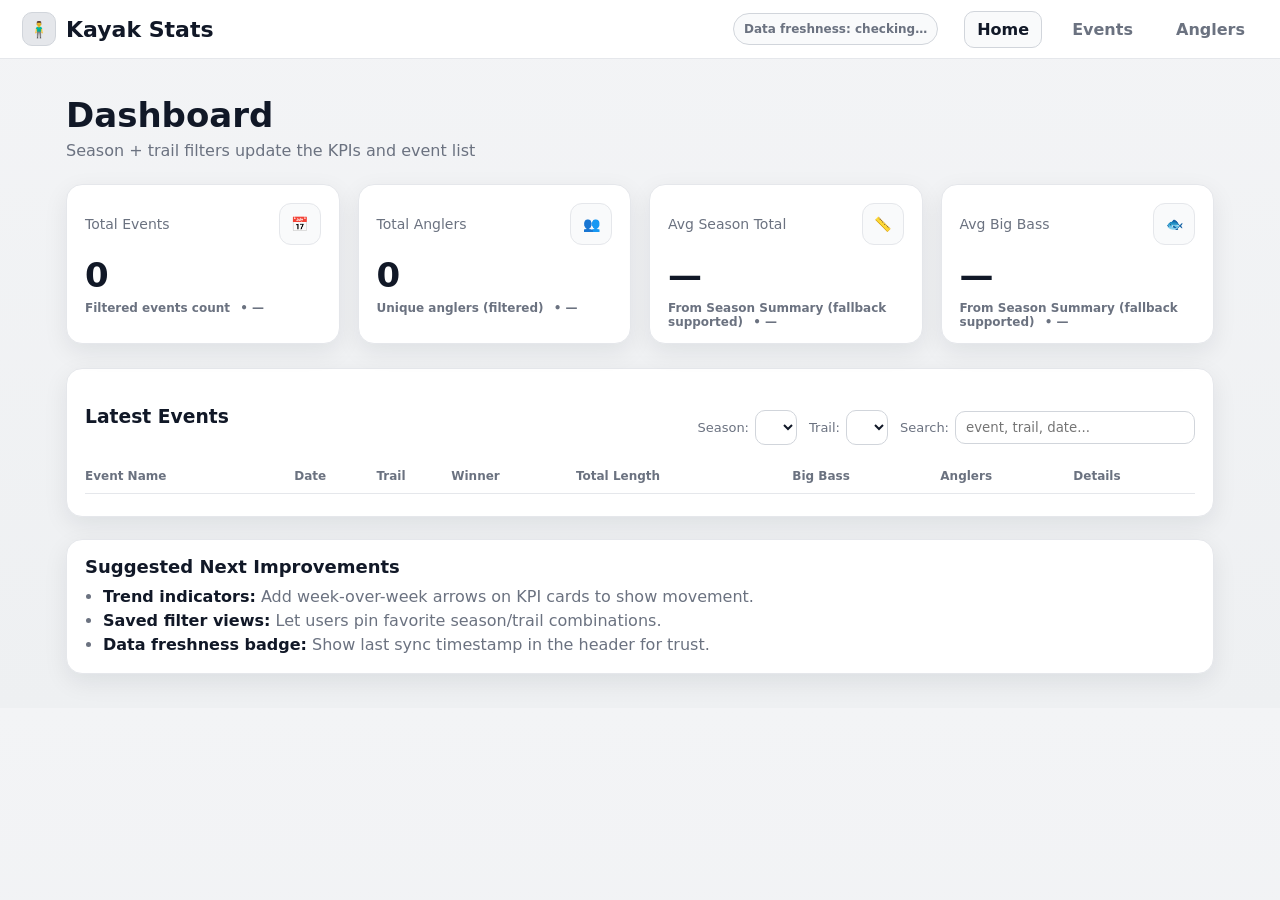
<file: index.html>
<!DOCTYPE html>
<html lang="en">
<head>
  <meta charset="UTF-8" />
  <meta name="viewport" content="width=device-width,initial-scale=1" />
  <title>Kayak Stats Dashboard</title>
  <link rel="stylesheet" href="styles.css" />
</head>
<body>

<header class="topbar">
  <div class="brand">
    <div class="logo">🧍‍♂️</div>
    <h1><a href="index.html">Kayak Stats</a></h1>
  </div>

  <div class="topbar-right">
    <div id="freshnessBadge" class="freshness-badge" aria-live="polite">Data freshness: checking…</div>
    <nav>
      <a class="active" href="index.html">Home</a>
      <a href="events.html">Events</a>
      <a href="anglers.html">Anglers</a>
    </nav>
  </div>
</header>

<main class="container">
  <h2 class="title-left">Dashboard</h2>
  <p class="subtitle-left">Season + trail filters update the KPIs and event list</p>

  <section class="kpis">
    <div class="card">
      <div class="card-top">
        <span>Total Events</span>
        <div class="icon icon-blue">📅</div>
      </div>
      <h3 id="kpiTotalEvents">0</h3>
      <div class="mini">Filtered events count <span id="kpiTrendEvents" class="trend trend-flat">• —</span></div>
    </div>

    <div class="card">
      <div class="card-top">
        <span>Total Anglers</span>
        <div class="icon icon-green">👥</div>
      </div>
      <h3 id="kpiTotalAnglers">0</h3>
      <div class="mini">Unique anglers (filtered) <span id="kpiTrendAnglers" class="trend trend-flat">• —</span></div>
    </div>

    <div class="card">
      <div class="card-top">
        <span>Avg Season Total</span>
        <div class="icon icon-purple">📏</div>
      </div>
      <h3 id="kpiAvgWinnerTotal">—</h3>
      <div class="mini">From Season Summary (fallback supported) <span id="kpiTrendAvgTotal" class="trend trend-flat">• —</span></div>
    </div>

    <div class="card">
      <div class="card-top">
        <span>Avg Big Bass</span>
        <div class="icon icon-gold">🐟</div>
      </div>
      <h3 id="kpiAvgBigBass">—</h3>
      <div class="mini">From Season Summary (fallback supported) <span id="kpiTrendBigBass" class="trend trend-flat">• —</span></div>
    </div>
  </section>

  <section class="table-card">
    <div class="table-header">
      <h3>Latest Events</h3>
      <div class="controls">
        <label>
          Season:
          <select id="seasonFilter"></select>
        </label>

        <label>
          Trail:
          <select id="trailFilter"></select>
        </label>

        <label class="search">
          Search:
          <input id="searchBox" placeholder="event, trail, date..." />
        </label>
      </div>
    </div>

    <table>
      <thead>
        <tr>
          <th>Event Name</th>
          <th>Date</th>
          <th>Trail</th>
          <th>Winner</th>
          <th>Total Length</th>
          <th>Big Bass</th>
          <th>Anglers</th>
          <th>Details</th>
        </tr>
      </thead>
      <tbody id="eventsTable"></tbody>
    </table>

    <p class="note" id="note"></p>
  </section>


  <section class="improvements">
    <div class="improvement-card">
      <h3>Suggested Next Improvements</h3>
      <ul>
        <li><strong>Trend indicators:</strong> Add week-over-week arrows on KPI cards to show movement.</li>
        <li><strong>Saved filter views:</strong> Let users pin favorite season/trail combinations.</li>
        <li><strong>Data freshness badge:</strong> Show last sync timestamp in the header for trust.</li>
      </ul>
    </div>
  </section>

</main>

<script src="app.js"></script>
</body>
</html>
</file>
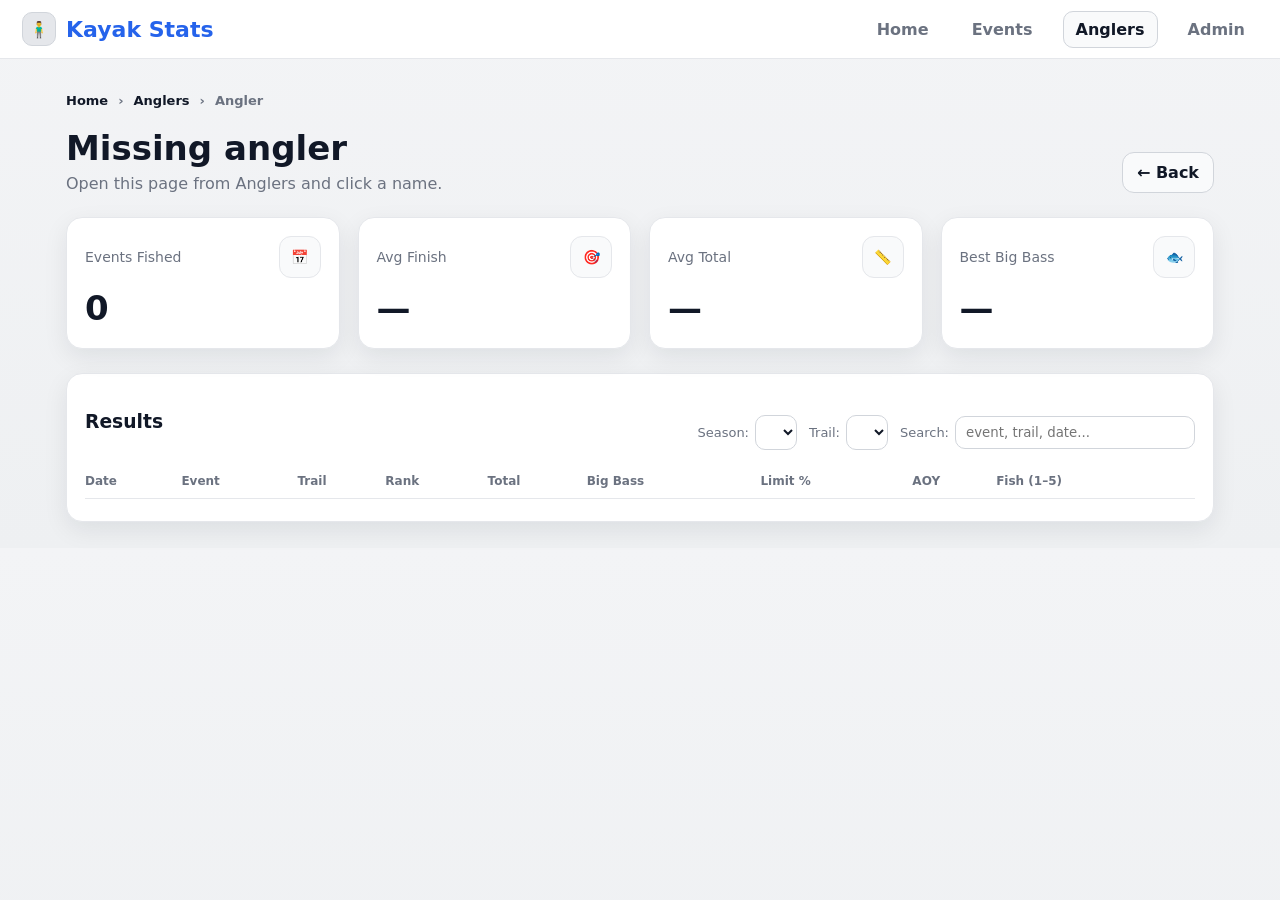
<file: anglerprofile.html>
<!DOCTYPE html>
<html lang="en">
<head>
  <meta charset="UTF-8" />
  <meta name="viewport" content="width=device-width,initial-scale=1" />
  <title>Angler Profile • Kayak Stats</title>
  <link rel="stylesheet" href="styles.css" />
</head>
<body>

<header class="topbar">
  <div class="brand">
    <div class="logo">🧍‍♂️</div>
    <h1><a href="index.html" style="text-decoration:none;color:#2563eb;">Kayak Stats</a></h1>
  </div>

  <nav>
    <a href="index.html">Home</a>
    <a href="events.html">Events</a>
    <a class="active" href="anglers.html">Anglers</a>
    <a href="#" onclick="return false;">Admin</a>
  </nav>
</header>

<main class="container">
  <div class="crumbs">
    <a href="index.html">Home</a>
    <span>›</span>
    <a href="anglers.html">Anglers</a>
    <span>›</span>
    <span id="crumbAngler">Angler</span>
  </div>

  <div class="event-head">
    <div>
      <h2 class="title-left" id="anglerName">Angler</h2>
      <p class="subtitle-left" id="anglerMeta">Loading...</p>
    </div>
    <div class="event-actions">
      <a class="btn btn-ghost" href="anglers.html">← Back</a>
    </div>
  </div>

  <section class="kpis">
    <div class="card">
      <div class="card-top">
        <span>Events Fished</span>
        <div class="icon icon-blue">📅</div>
      </div>
      <h3 id="kpiEvents">0</h3>
      <div class="mini" id="kpiSeasons"></div>
    </div>

    <div class="card">
      <div class="card-top">
        <span>Avg Finish</span>
        <div class="icon icon-green">🎯</div>
      </div>
      <h3 id="kpiAvgFinish">—</h3>
      <div class="mini" id="kpiBestWorst"></div>
    </div>

    <div class="card">
      <div class="card-top">
        <span>Avg Total</span>
        <div class="icon icon-purple">📏</div>
      </div>
      <h3 id="kpiAvgTotal">—</h3>
      <div class="mini" id="kpiBestTotal"></div>
    </div>

    <div class="card">
      <div class="card-top">
        <span>Best Big Bass</span>
        <div class="icon icon-gold">🐟</div>
      </div>
      <h3 id="kpiBestBB">—</h3>
      <div class="mini" id="kpiBestBBEvent"></div>
    </div>
  </section>

  <section class="table-card">
    <div class="table-header">
      <h3>Results</h3>
      <div class="controls">
        <label>
          Season:
          <select id="seasonFilter"></select>
        </label>
        <label>
          Trail:
          <select id="trailFilter"></select>
        </label>
        <label class="search">
          Search:
          <input id="searchBox" placeholder="event, trail, date..." />
        </label>
      </div>
    </div>

    <table>
      <thead>
        <tr>
          <th data-sort="event_date">Date</th>
          <th data-sort="event_name">Event</th>
          <th data-sort="trail">Trail</th>
          <th data-sort="rank">Rank</th>
          <th data-sort="total_length_in">Total</th>
          <th data-sort="big_bass_in">Big Bass</th>
          <th data-sort="Limit%">Limit %</th>
          <th data-sort="AOY Points">AOY</th>
          <th>Fish (1–5)</th>
        </tr>
      </thead>
      <tbody id="resultsTable"></tbody>
    </table>

    <p class="note" id="note"></p>
  </section>
</main>

<script src="anglerprofile.js"></script>
</body>
</html>
</file>
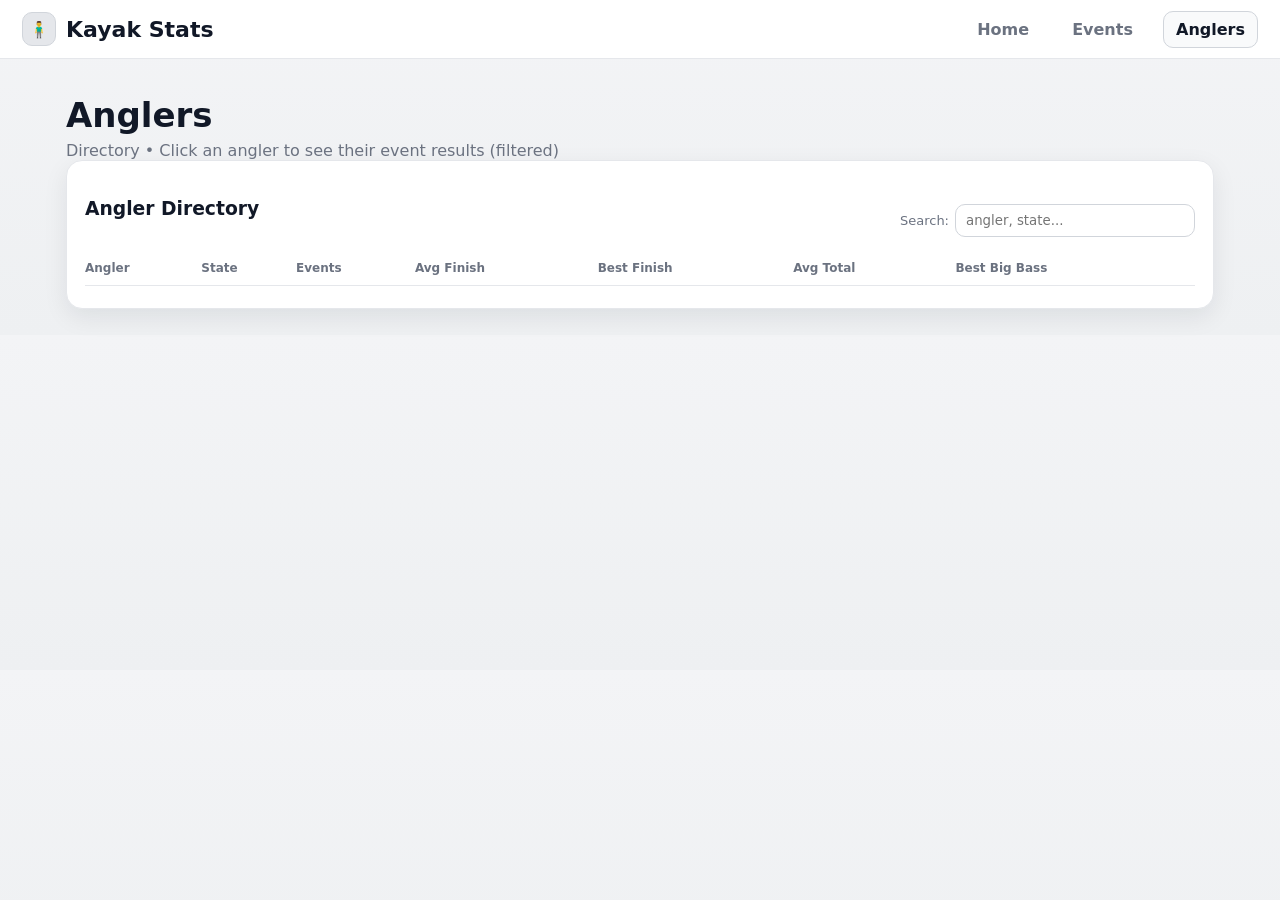
<file: anglers.html>
<!DOCTYPE html>
<html lang="en">
<head>
  <meta charset="UTF-8" />
  <meta name="viewport" content="width=device-width,initial-scale=1" />
  <title>Anglers • Kayak Stats</title>
  <link rel="stylesheet" href="styles.css" />
</head>
<body>

<header class="topbar">
  <div class="brand">
    <div class="logo">🧍‍♂️</div>
    <h1><a href="index.html">Kayak Stats</a></h1>
  </div>

  <nav>
    <a href="index.html">Home</a>
    <a href="events.html">Events</a>
    <a class="active" href="anglers.html">Anglers</a>
  </nav>
</header>

<main class="container">
  <h2 class="title-left">Anglers</h2>
  <p class="subtitle-left">Directory • Click an angler to see their event results (filtered)</p>

  <section class="table-card">
    <div class="table-header">
      <h3>Angler Directory</h3>
      <div class="controls">
        <label class="search">
          Search:
          <input id="searchBox" placeholder="angler, state..." />
        </label>
      </div>
    </div>

    <table>
      <thead>
        <tr>
          <th>Angler</th>
          <th>State</th>
          <th>Events</th>
          <th>Avg Finish</th>
          <th>Best Finish</th>
          <th>Avg Total</th>
          <th>Best Big Bass</th>
        </tr>
      </thead>
      <tbody id="anglersTable"></tbody>
    </table>

    <p class="note" id="note"></p>
  </section>
</main>

<script src="anglers.js"></script>
</body>
</html>
</file>
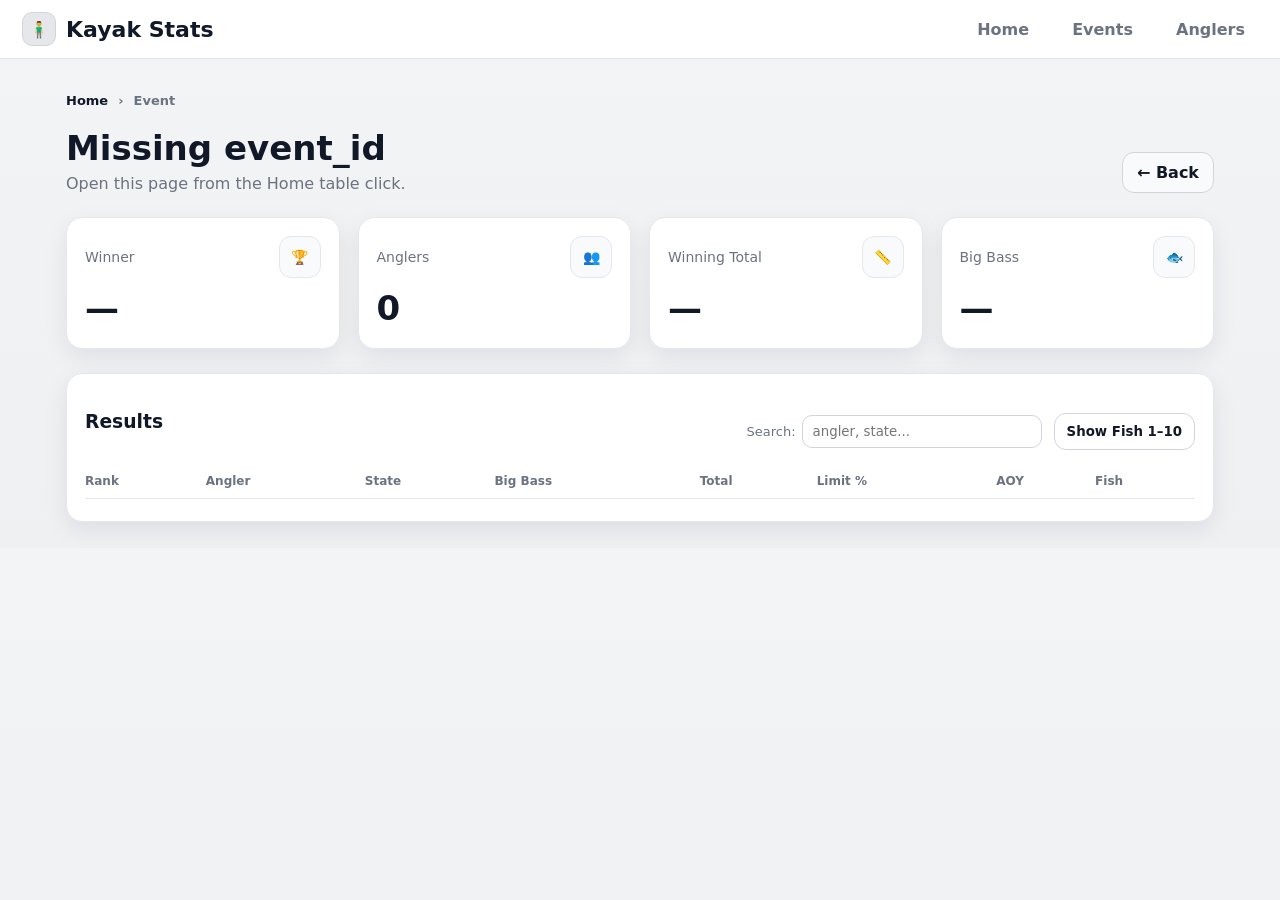
<file: event.html>
<!DOCTYPE html>
<html lang="en">
<head>
  <meta charset="UTF-8" />
  <meta name="viewport" content="width=device-width,initial-scale=1" />
  <title>Event Details • Kayak Stats</title>
  <link rel="stylesheet" href="styles.css" />
</head>
<body>

<header class="topbar">
  <div class="brand">
    <div class="logo">🧍‍♂️</div>
    <h1><a href="index.html">Kayak Stats</a></h1>
  </div>

  <nav>
  <a href="index.html">Home</a>
  <a href="events.html">Events</a>
  <a href="anglers.html">Anglers</a>
</nav>

</header>

<main class="container">
  <div class="crumbs">
    <a href="index.html">Home</a>
    <span>›</span>
    <span id="crumbEvent">Event</span>
  </div>

  <div class="event-head">
    <div>
      <h2 class="title-left" id="eventTitle">Event</h2>
      <p class="subtitle-left" id="eventMeta">Loading...</p>
    </div>
    <div class="event-actions">
      <a id="eventSourceLink" class="btn" href="#" target="_blank" rel="noopener noreferrer" style="display:none;">
        Open Source
      </a>
      <a class="btn btn-ghost" href="index.html">← Back</a>
    </div>
  </div>

  <section class="kpis">
    <div class="card">
      <div class="card-top">
        <span>Winner</span>
        <div class="icon icon-blue">🏆</div>
      </div>
      <h3 id="kpiWinner">—</h3>
      <div class="mini" id="kpiWinnerSub"></div>
    </div>

    <div class="card">
      <div class="card-top">
        <span>Anglers</span>
        <div class="icon icon-green">👥</div>
      </div>
      <h3 id="kpiAnglers">0</h3>
      <div class="mini" id="kpiFishLimit"></div>
    </div>

    <div class="card">
      <div class="card-top">
        <span>Winning Total</span>
        <div class="icon icon-purple">📏</div>
      </div>
      <h3 id="kpiWinningTotal">—</h3>
      <div class="mini" id="kpiAvgTotal"></div>
    </div>

    <div class="card">
      <div class="card-top">
        <span>Big Bass</span>
        <div class="icon icon-gold">🐟</div>
      </div>
      <h3 id="kpiBigBass">—</h3>
      <div class="mini" id="kpiBigBassSub"></div>
    </div>
  </section>

  <section class="table-card">
    <div class="table-header">
      <h3>Results</h3>
      <div class="controls">
        <label class="search">
          Search:
          <input id="resultSearch" placeholder="angler, state..." />
        </label>
        <button class="toggle" id="fishToggle" type="button">Show Fish 1–10</button>
      </div>
    </div>

    <table>
      <thead>
        <tr>
          <th data-sort="rank">Rank</th>
          <th data-sort="angler">Angler</th>
          <th data-sort="angler_state">State</th>
          <th data-sort="big_bass_in">Big Bass</th>
          <th data-sort="total_length_in">Total</th>
          <th data-sort="Limit%">Limit %</th>
          <th data-sort="AOY Points">AOY</th>
          <th>Fish</th>
        </tr>
      </thead>
      <tbody id="resultsTable"></tbody>
    </table>

    <p class="note" id="resultsNote"></p>
  </section>
</main>

<script src="event.js"></script>
</body>
</html>
</file>
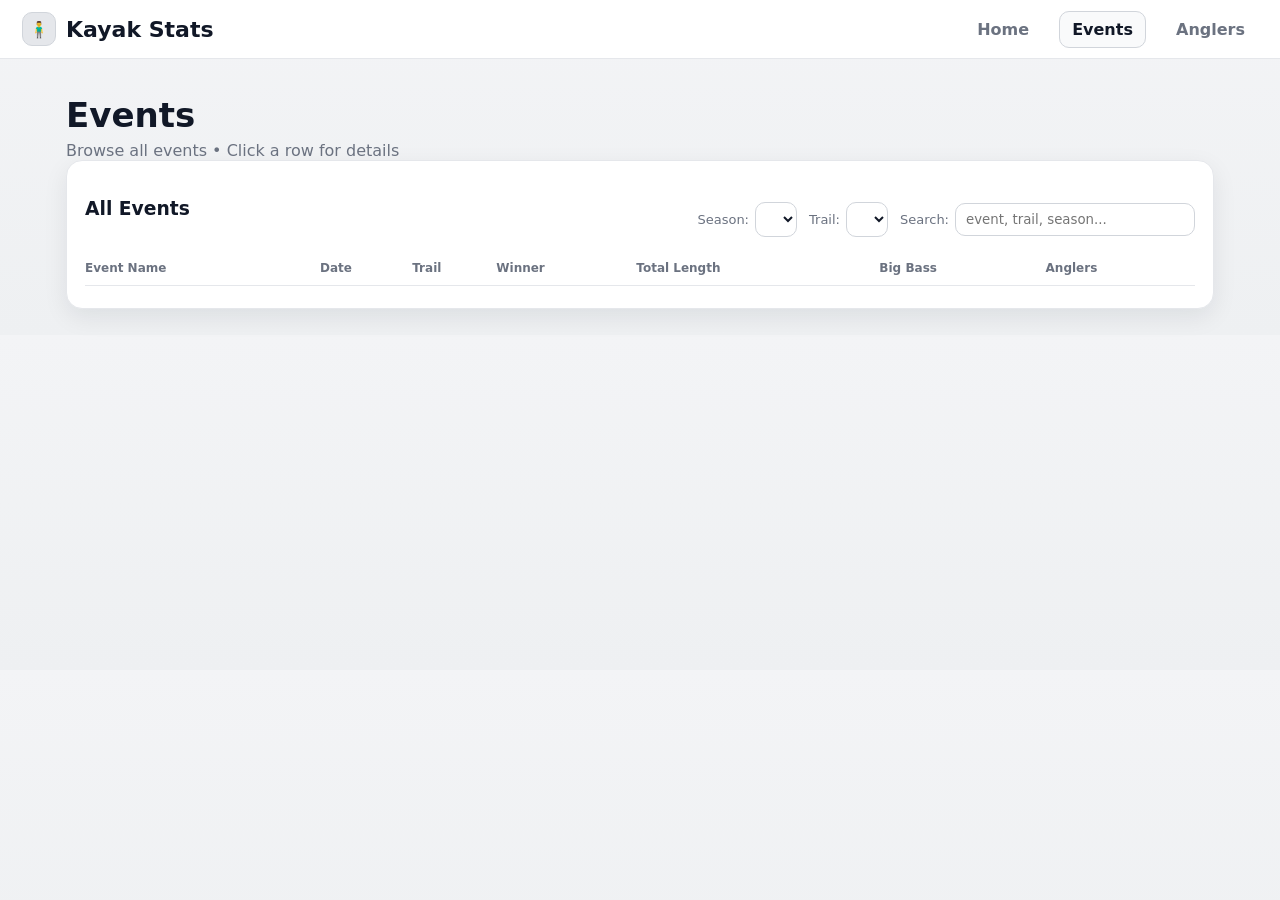
<file: events.html>
<!DOCTYPE html>
<html lang="en">
<head>
  <meta charset="UTF-8" />
  <meta name="viewport" content="width=device-width,initial-scale=1" />
  <title>Events • Kayak Stats</title>
  <link rel="stylesheet" href="styles.css" />
</head>
<body>

<header class="topbar">
  <div class="brand">
    <div class="logo">🧍‍♂️</div>
    <h1><a href="index.html">Kayak Stats</a></h1>
  </div>

  <nav>
    <a href="index.html">Home</a>
    <a class="active" href="events.html">Events</a>
    <a href="anglers.html">Anglers</a>
  </nav>
</header>

<main class="container">
  <h2 class="title-left">Events</h2>
  <p class="subtitle-left">Browse all events • Click a row for details</p>

  <section class="table-card">
    <div class="table-header">
      <h3>All Events</h3>
      <div class="controls">
        <label>
          Season:
          <select id="seasonFilter"></select>
        </label>

        <label>
          Trail:
          <select id="trailFilter"></select>
        </label>

        <label class="search">
          Search:
          <input id="searchBox" placeholder="event, trail, season..." />
        </label>
      </div>
    </div>

    <table>
      <thead>
        <tr>
          <th>Event Name</th>
          <th>Date</th>
          <th>Trail</th>
          <th>Winner</th>
          <th>Total Length</th>
          <th>Big Bass</th>
          <th>Anglers</th>
        </tr>
      </thead>
      <tbody id="eventsTable"></tbody>
    </table>

    <p class="note" id="note"></p>
  </section>
</main>

<script src="events.js"></script>
</body>
</html>
</file>
<file: styles.css>
*{box-sizing:border-box;font-family:Inter,system-ui,-apple-system,Segoe UI,Roboto,sans-serif}
:root{
  --bg:#f3f4f6;
  --surface:#ffffff;
  --surface-muted:#f9fafb;
  --text:#111827;
  --muted:#6b7280;
  --border:#d1d5db;
  --border-soft:#e5e7eb;
  --accent:#374151;
  --accent-soft:#e5e7eb;
  --shadow:0 8px 24px rgba(17,24,39,.08);
}
body{margin:0;background:linear-gradient(180deg,#f3f4f6,#eef0f2);color:var(--text)}
.topbar{position:sticky;top:0;z-index:5;background:rgba(255,255,255,.94);backdrop-filter:blur(4px);padding:12px 22px;display:flex;align-items:center;justify-content:space-between;border-bottom:1px solid var(--border-soft)}
.brand{display:flex;align-items:center;gap:10px}
.brand h1{margin:0;font-size:22px;font-weight:800}
.brand h1 a{text-decoration:none;color:var(--text)}
.logo{width:34px;height:34px;border-radius:10px;background:var(--accent-soft);display:grid;place-items:center;border:1px solid var(--border)}
nav a{margin-left:12px;color:var(--muted);text-decoration:none;font-weight:600;padding:8px 12px;border-radius:10px;border:1px solid transparent}
nav a:hover{color:var(--text);background:var(--surface-muted);border-color:var(--border-soft)}
nav a.active{color:var(--text);background:var(--surface-muted);border-color:var(--border)}
.topbar-right{display:flex;align-items:center;gap:14px}
.freshness-badge{font-size:12px;font-weight:700;color:var(--muted);background:var(--surface-muted);border:1px solid var(--border);padding:8px 10px;border-radius:999px;white-space:nowrap}
.container{padding:26px;max-width:1200px;margin:0 auto}

.kpis{display:grid;grid-template-columns:repeat(4,1fr);gap:18px;margin:24px 0}
.card,.table-card,.improvement-card{background:var(--surface);border:1px solid var(--border-soft);border-radius:16px;box-shadow:var(--shadow)}
.card{padding:18px 18px 14px}
.card-top{display:flex;align-items:center;justify-content:space-between;color:var(--muted);font-size:14px}
.card h3{margin:10px 0 0;font-size:34px;letter-spacing:-.5px}
.icon{width:42px;height:42px;border-radius:12px;display:grid;place-items:center;border:1px solid var(--border-soft)}
.icon-blue,.icon-green,.icon-purple,.icon-gold{background:var(--surface-muted)}

.table-card{padding:18px 18px 10px}
.table-header{display:flex;align-items:flex-end;justify-content:space-between;gap:14px;flex-wrap:wrap}
.controls{display:flex;gap:12px;flex-wrap:wrap;align-items:center}
.controls label{color:var(--muted);font-size:13px;display:flex;gap:6px;align-items:center}
.controls select,.controls input{border:1px solid var(--border);border-radius:10px;padding:8px 10px;background:#fff;color:var(--text)}
.controls .search input{width:240px}
table{width:100%;border-collapse:collapse;margin-top:14px}
thead th{text-align:left;font-size:12px;color:var(--muted);font-weight:800;border-bottom:1px solid var(--border-soft);padding:10px 0;cursor:pointer}
thead th:hover{color:var(--text)}
tbody td{padding:12px 0;border-bottom:1px solid var(--border-soft);font-size:14px}
tbody tr:hover{background:var(--surface-muted)}
.note{color:var(--muted);font-size:12px;margin:12px 0 4px}

.badge{display:inline-flex;align-items:center;gap:6px;padding:6px 10px;border-radius:999px;font-size:12px;font-weight:800;border:1px solid var(--border);background:var(--surface-muted)}
.badge-win,.badge-bb,.badge-muted{background:var(--surface-muted);border-color:var(--border);color:var(--text)}
.rowlink:hover td{background:var(--surface-muted)}

.title-left{font-size:34px;margin:10px 0 0;font-weight:900}
.subtitle-left{color:var(--muted);margin:6px 0 0}
.event-head{display:flex;align-items:flex-end;justify-content:space-between;gap:14px;flex-wrap:wrap;margin-bottom:10px}
.event-actions{display:flex;gap:10px;align-items:center}
.btn{display:inline-block;padding:10px 14px;border-radius:12px;background:var(--accent);color:#fff;text-decoration:none;font-weight:700}
.btn:hover{background:#1f2937}
.btn-ghost{background:var(--surface-muted);color:var(--text);border:1px solid var(--border)}
.mini{margin-top:6px;color:var(--muted);font-size:12px;font-weight:600}
.trend{margin-left:6px;font-weight:700}
.trend-up{color:#166534}
.trend-down{color:#991b1b}
.trend-flat{color:var(--muted)}

.crumbs{display:flex;gap:10px;align-items:center;color:var(--muted);font-weight:700;font-size:13px;margin:8px 0 10px}
.crumbs a{color:var(--text);text-decoration:none}
.toggle{border:1px solid var(--border);background:#fff;border-radius:12px;padding:10px 12px;font-weight:800;color:var(--text);cursor:pointer}
.toggle:hover{border-color:#9ca3af}

.event-link{font-weight:800;color:var(--text);text-decoration:none}
.event-link:hover{color:#1f2937;text-decoration:underline}
.details-link{font-weight:900;color:#1f2937;text-decoration:underline}
.details-link:hover{text-decoration:none}
.subtle-link{margin-left:10px;font-size:12px;font-weight:800;color:var(--muted);text-decoration:none;opacity:.85}
.subtle-link:hover{color:var(--text);opacity:1;text-decoration:underline}

.improvements{margin:22px 0 8px}
.improvement-card{padding:16px 18px}
.improvement-card h3{margin:0 0 8px;font-size:18px}
.improvement-card ul{margin:8px 0 0;padding-left:18px;color:var(--muted);line-height:1.5}
.improvement-card li strong{color:var(--text)}

@media (max-width:980px){.kpis{grid-template-columns:repeat(2,1fr)}}
@media (max-width:760px){.topbar{flex-wrap:wrap;gap:10px}.topbar-right{width:100%;justify-content:space-between}.freshness-badge{font-size:11px;padding:6px 8px;max-width:56%;overflow:hidden;text-overflow:ellipsis}}
@media (max-width:560px){.kpis{grid-template-columns:1fr}.controls .search input{width:180px}.freshness-badge{display:none}}
</file>
